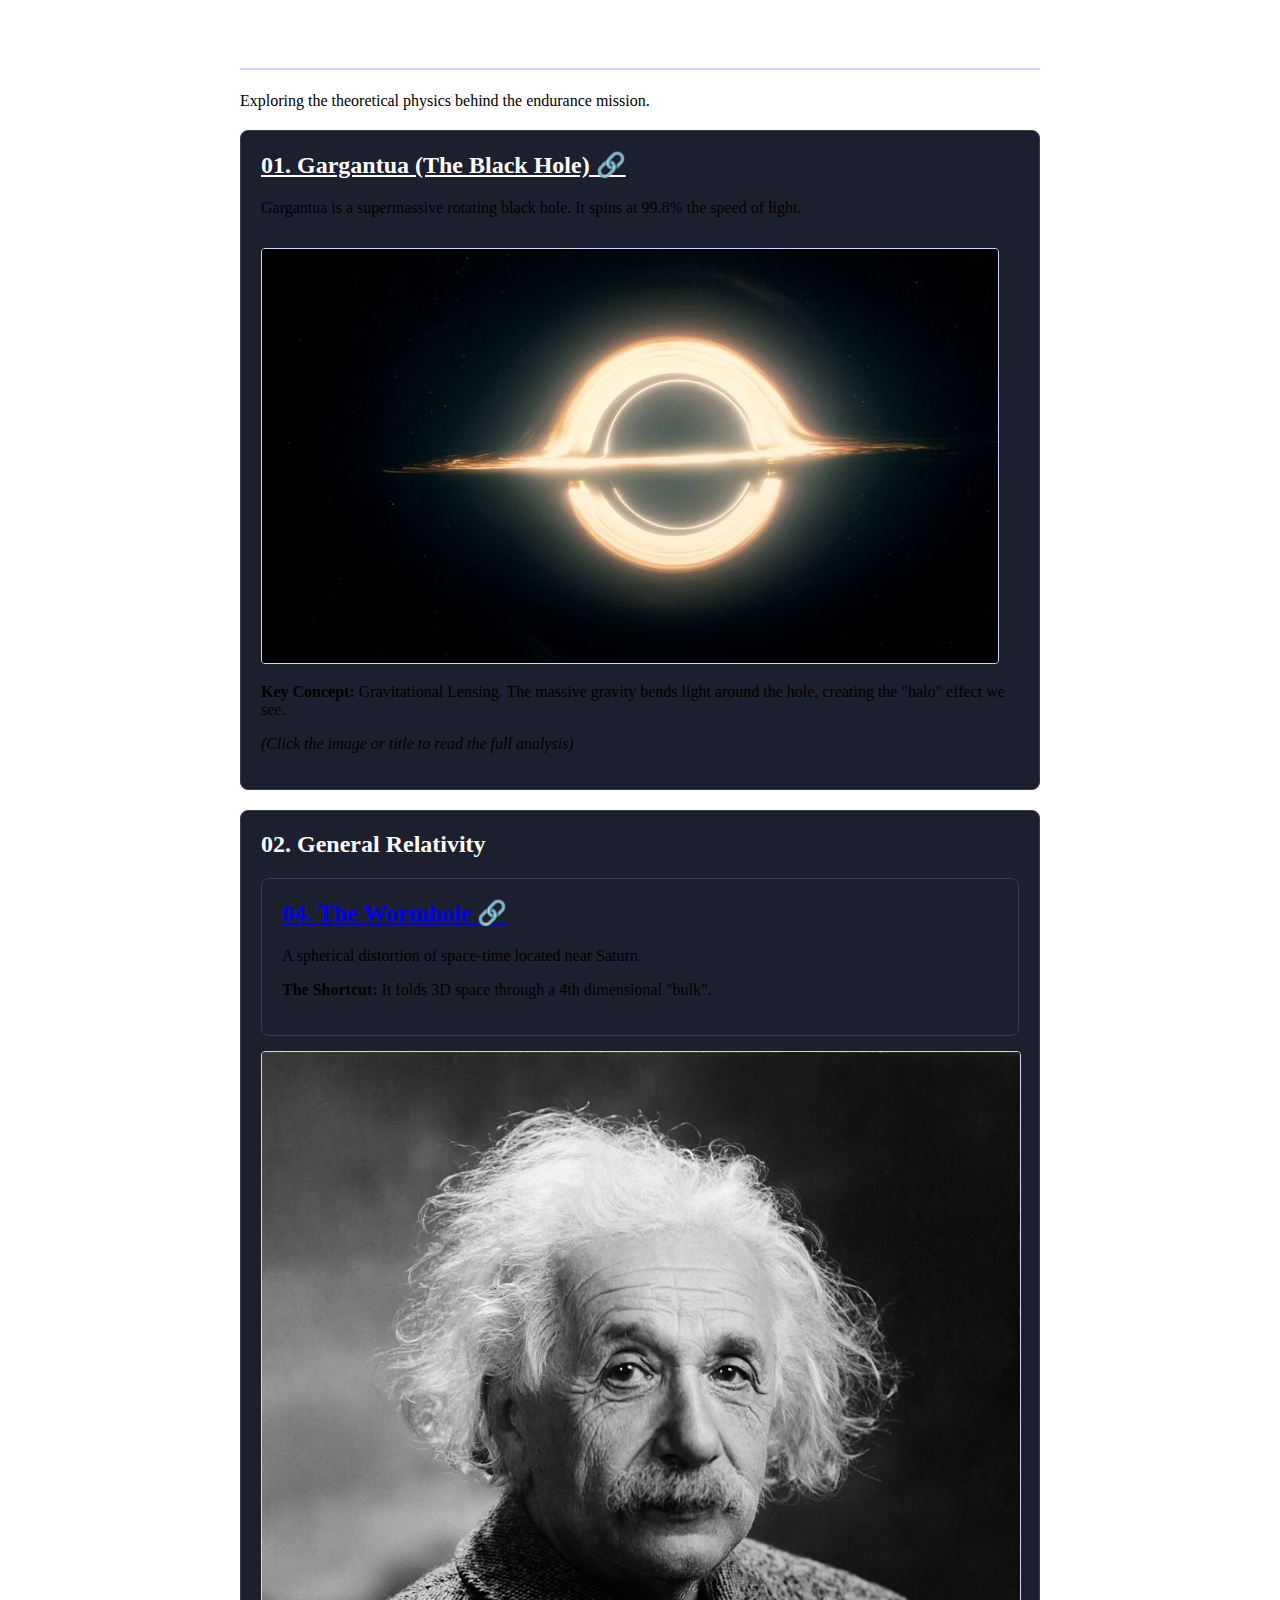
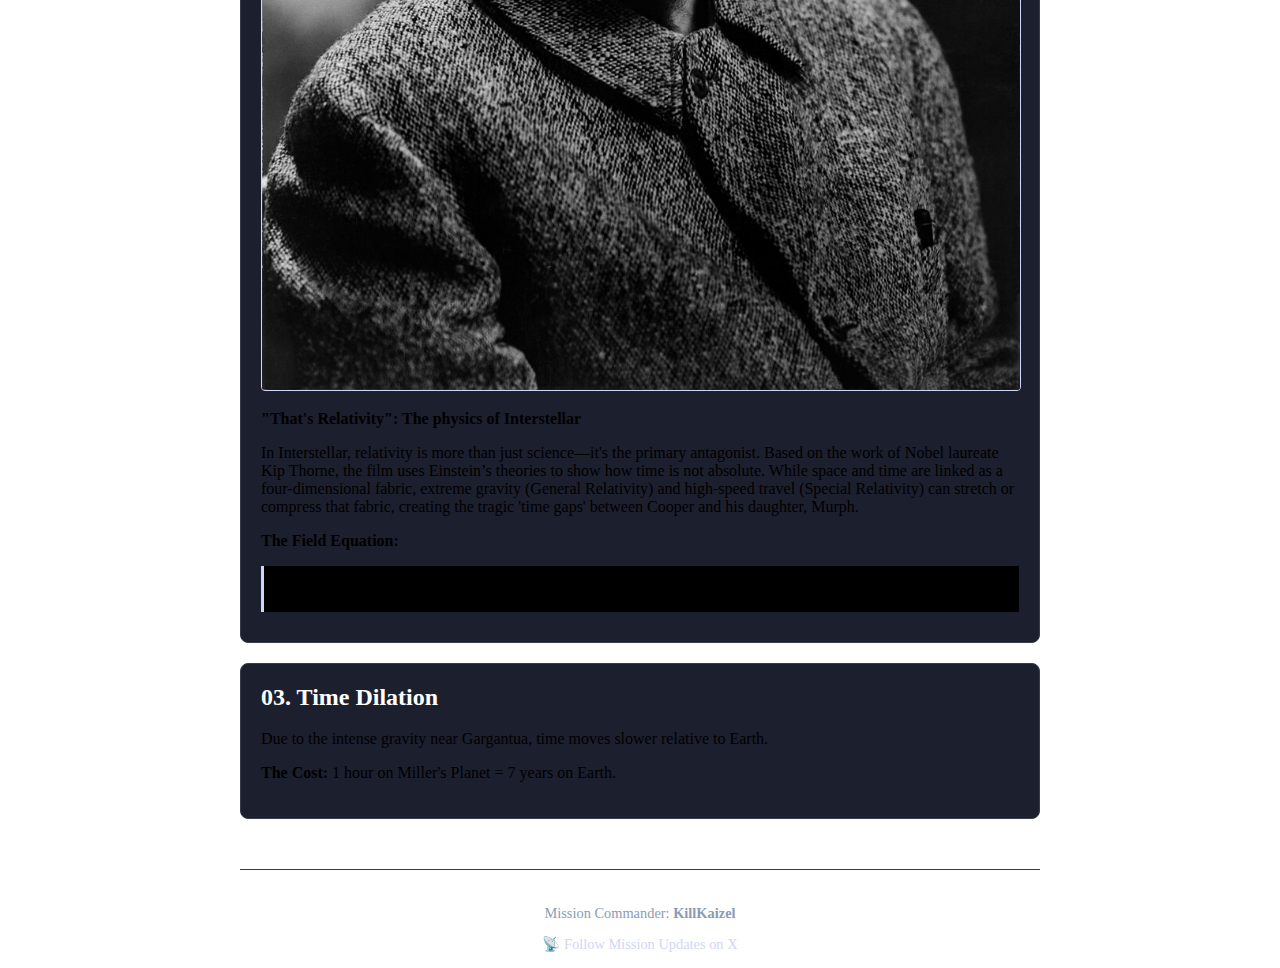
<file: index.html>
<!DOCTYPE html>

<html>

<head>

    <title>The Science of Interstellar</title>
<link rel="stylesheet" type="text/css" href="style.css">

</head>

<body>

    <div class="container">

        <h1>INTERSTELLAR: THE ARCHIVE</h1>

        <p>Exploring the theoretical physics behind the endurance mission.</p>



        <div class="theory-card">

            <h2>

                <a href="gargantua.html" style="color: #fff; text-decoration: underline; cursor: pointer;">

                    01. Gargantua (The Black Hole) 🔗

                </a>

            </h2>

            <p>Gargantua is a supermassive rotating black hole. It spins at 99.8% the speed of light.</p>

            

            <a href="gargantua.html">

                <img src="gargantua.jpg" alt="Gargantua Black Hole">

            </a>

            

            <p style="margin-top: 15px;"><strong>Key Concept:</strong> Gravitational Lensing. The massive gravity bends light around the hole, creating the "halo" effect we see.</p>

            <p><em>(Click the image or title to read the full analysis)</em></p>

        </div>



        <div class="theory-card">

            <h2>02. General Relativity</h2>
                <div class="theory-card">
            <h2>
                <a href="wormhole.html" style="text-decoration: underline;">
                    04. The Wormhole 🔗
                </a>
            </h2>
            <p>A spherical distortion of space-time located near Saturn.</p>
            <p><strong>The Shortcut:</strong> It folds 3D space through a 4th dimensional "bulk".</p>
        </div>
            <img src="einstein.jpg" alt="Albert Einstein">

            

            <p style="margin-top: 15px;"><strong>"That's Relativity": The physics of Interstellar</strong></p>

            <p>In Interstellar, relativity is more than just science—it's the primary antagonist. Based on the work of Nobel laureate Kip Thorne, the film uses Einstein’s theories to show how time is not absolute. While space and time are linked as a four-dimensional fabric, extreme gravity (General Relativity) and high-speed travel (Special Relativity) can stretch or compress that fabric, creating the tragic 'time gaps' between Cooper and his daughter, Murph.</p>

            

            <p><strong>The Field Equation:</strong></p>

            <div class="equation">

                G<sub>μν</sub> + Λg<sub>μν</sub> = κT<sub>μν</sub>

            </div>

        </div>



        <div class="theory-card">

            <h2>03. Time Dilation</h2>

            <p>Due to the intense gravity near Gargantua, time moves slower relative to Earth.</p>

            <p><strong>The Cost:</strong> 1 hour on Miller's Planet = 7 years on Earth.</p>

        </div>



        <div style="margin-top: 50px; border-top: 1px solid #383b4e; padding-top: 20px; text-align: center; color: #8b9bb4; font-size: 0.9em;">

            <p>Mission Commander: <strong>KillKaizel</strong></p>

            <p>

                <a href="https://x.com/killkaizel" style="color: #d0d6f9; text-decoration: none;">

                    📡 Follow Mission Updates on X

                </a>

            </p>

        </div>



    </div>

</body>

</html>
</file>
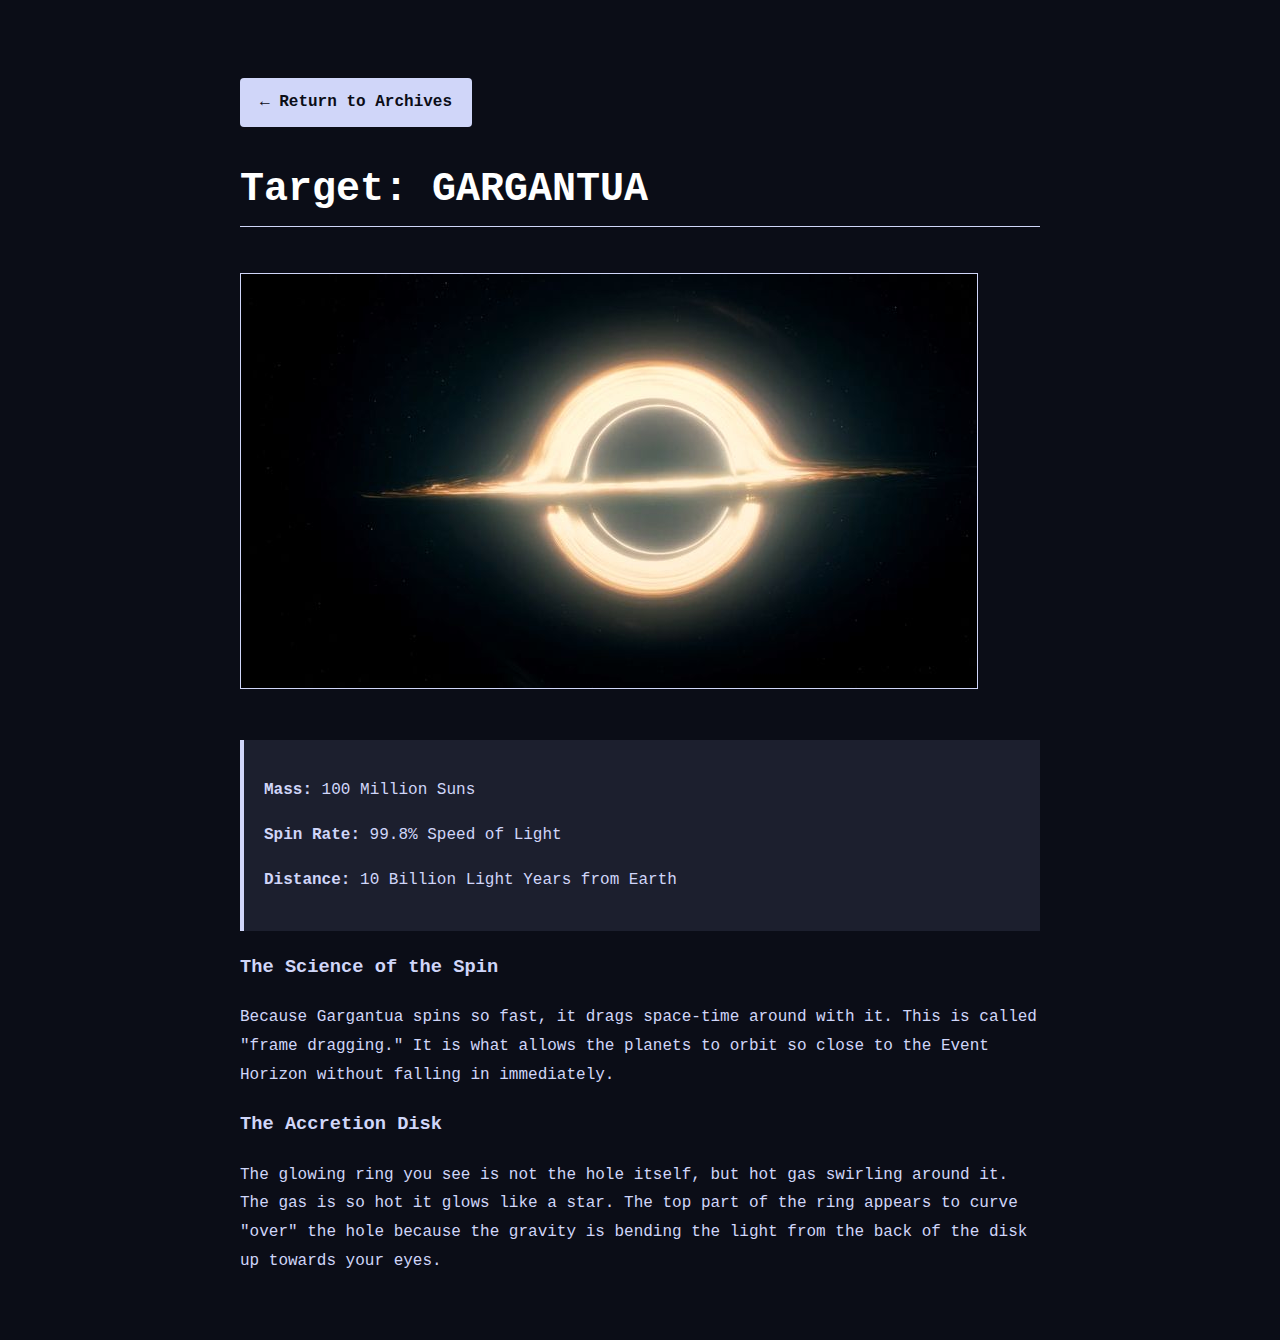
<file: gargantua.html>
<!DOCTYPE html>
<html>
<head>
    <title>Gargantua - Deep Dive</title>
    <style>
        body {
            background-color: #0b0d17;
            color: #d0d6f9;
            font-family: 'Courier New', monospace;
            padding: 40px;
            line-height: 1.8;
        }
        .container { max-width: 800px; margin: 0 auto; }
        
        h1 { color: #fff; font-size: 2.5em; border-bottom: 1px solid #d0d6f9; }
        
        .stat-box {
            background: #1c1f2e;
            padding: 20px;
            border-left: 4px solid #d0d6f9;
            margin: 20px 0;
        }
        
        img { max-width: 100%; border: 1px solid #d0d6f9; margin: 20px 0; }
        
        .back-btn {
            display: inline-block;
            margin-top: 30px;
            padding: 10px 20px;
            background: #d0d6f9;
            color: #0b0d17;
            text-decoration: none;
            font-weight: bold;
            border-radius: 4px;
        }
        .back-btn:hover { background: #fff; }
    </style>
</head>
<body>
    <div class="container">
        <a href="index.html" class="back-btn">← Return to Archives</a>
        
        <h1>Target: GARGANTUA</h1>
        
        <img src="gargantua.jpg" alt="Gargantua Close up">

        <div class="stat-box">
            <p><strong>Mass:</strong> 100 Million Suns</p>
            <p><strong>Spin Rate:</strong> 99.8% Speed of Light</p>
            <p><strong>Distance:</strong> 10 Billion Light Years from Earth</p>
        </div>

        <h3>The Science of the Spin</h3>
        <p>
            Because Gargantua spins so fast, it drags space-time around with it. 
            This is called "frame dragging." It is what allows the planets to orbit 
            so close to the Event Horizon without falling in immediately.
        </p>

        <h3>The Accretion Disk</h3>
        <p>
            The glowing ring you see is not the hole itself, but hot gas swirling around it. 
            The gas is so hot it glows like a star. The top part of the ring appears to curve 
            "over" the hole because the gravity is bending the light from the back of the disk 
            up towards your eyes.
        </p>
    </div>
</body>
</html>
</file>
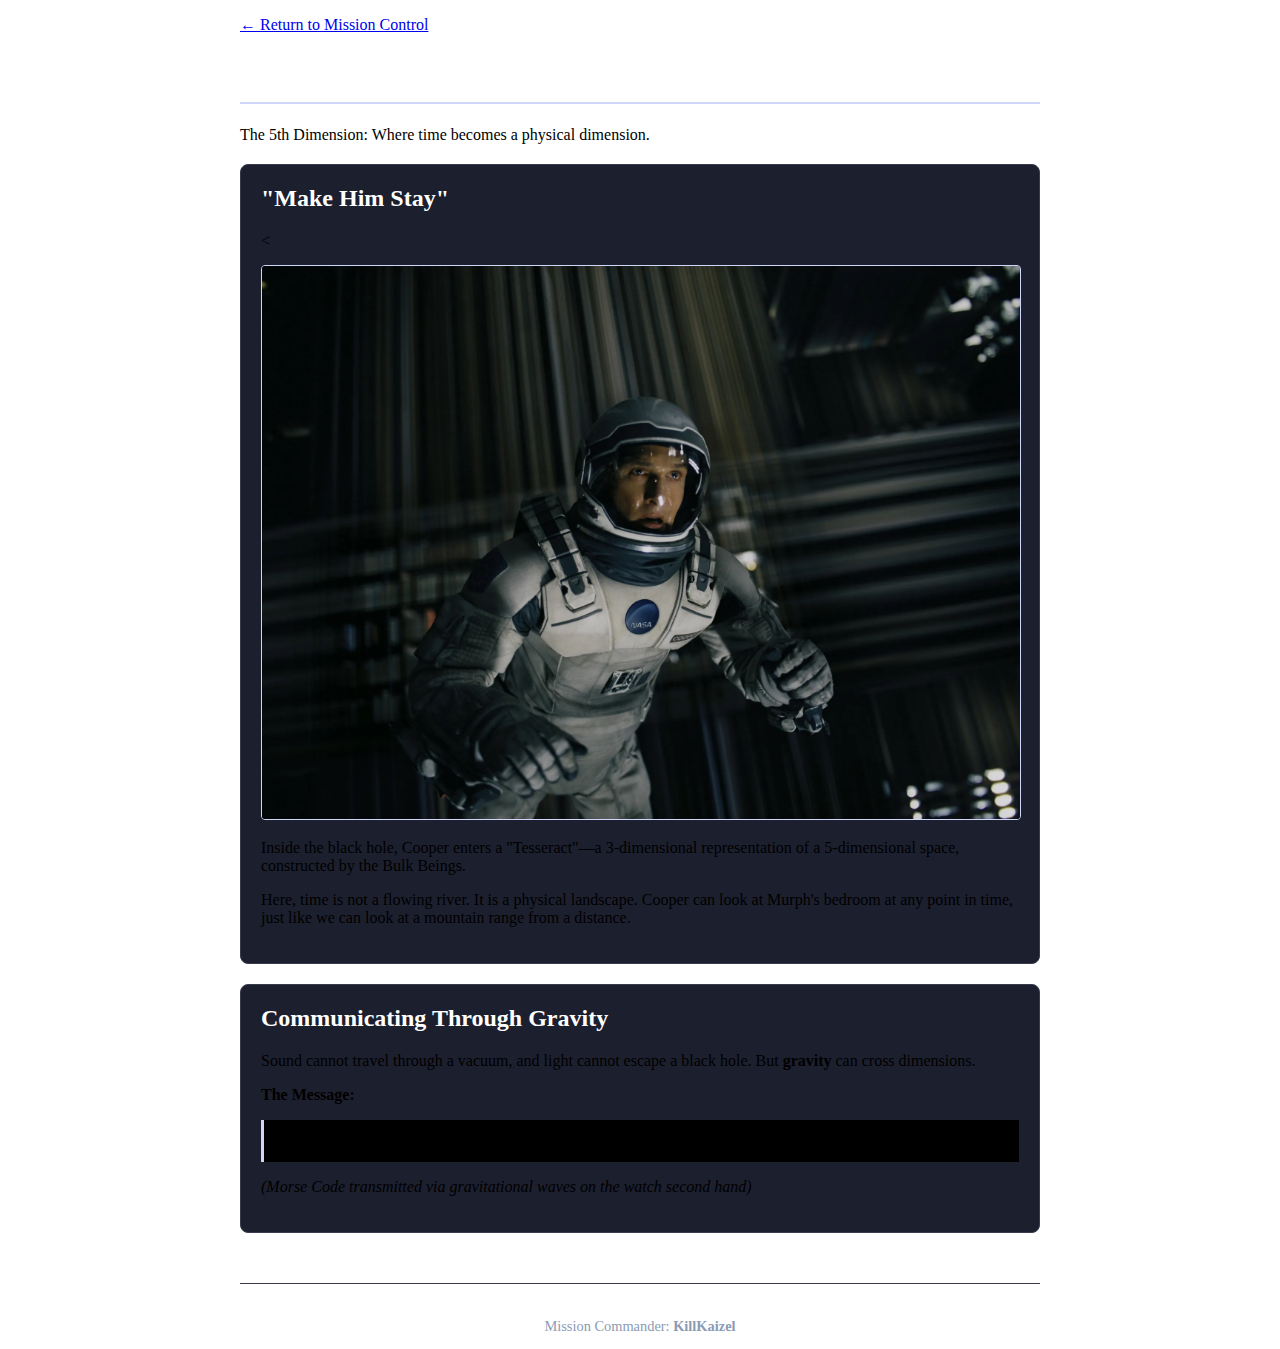
<file: tesseract.html>
<!DOCTYPE html>
<html>
<head>
    <title>The Tesseract - Interstellar Archive</title>
    <link rel="stylesheet" type="text/css" href="style.css">
    <style>
        /* Special 5D Grid Effect for this page only */
        body {
            background-image: 
                linear-gradient(rgba(255, 255, 255, 0.03) 1px, transparent 1px),
                linear-gradient(90deg, rgba(255, 255, 255, 0.03) 1px, transparent 1px);
            background-size: 40px 40px; /* Creates the grid mesh */
            background-position: center;
        }
    </style>
</head>
<body>
    <div class="container fade-in">
        <p><a href="index.html">← Return to Mission Control</a></p>
        
        <h1>THE TESSERACT</h1>
        <p>The 5th Dimension: Where time becomes a physical dimension.</p>

        <div class="theory-card">
            <h2>"Make Him Stay"</h2>
            <<img src="tesseract.jpg">
            
            <p style="margin-top: 15px;">
                Inside the black hole, Cooper enters a "Tesseract"—a 3-dimensional 
                representation of a 5-dimensional space, constructed by the Bulk Beings.
            </p>
            <p>
                Here, time is not a flowing river. It is a physical landscape. 
                Cooper can look at Murph's bedroom at any point in time, just like 
                we can look at a mountain range from a distance.
            </p>
        </div>

        <div class="theory-card">
            <h2>Communicating Through Gravity</h2>
            <p>
                Sound cannot travel through a vacuum, and light cannot escape a black hole.
                But <strong>gravity</strong> can cross dimensions.
            </p>
            <p><strong>The Message:</strong></p>
            <div class="equation">
                STAY = . . . - . - -.-
            </div>
            <p><em>(Morse Code transmitted via gravitational waves on the watch second hand)</em></p>
        </div>
        
        <div style="margin-top: 50px; border-top: 1px solid #383b4e; padding-top: 20px; text-align: center; color: #8b9bb4; font-size: 0.9em;">
             <p>Mission Commander: <strong>KillKaizel</strong></p>
        </div>

    </div>
</body>
</html>
</file>
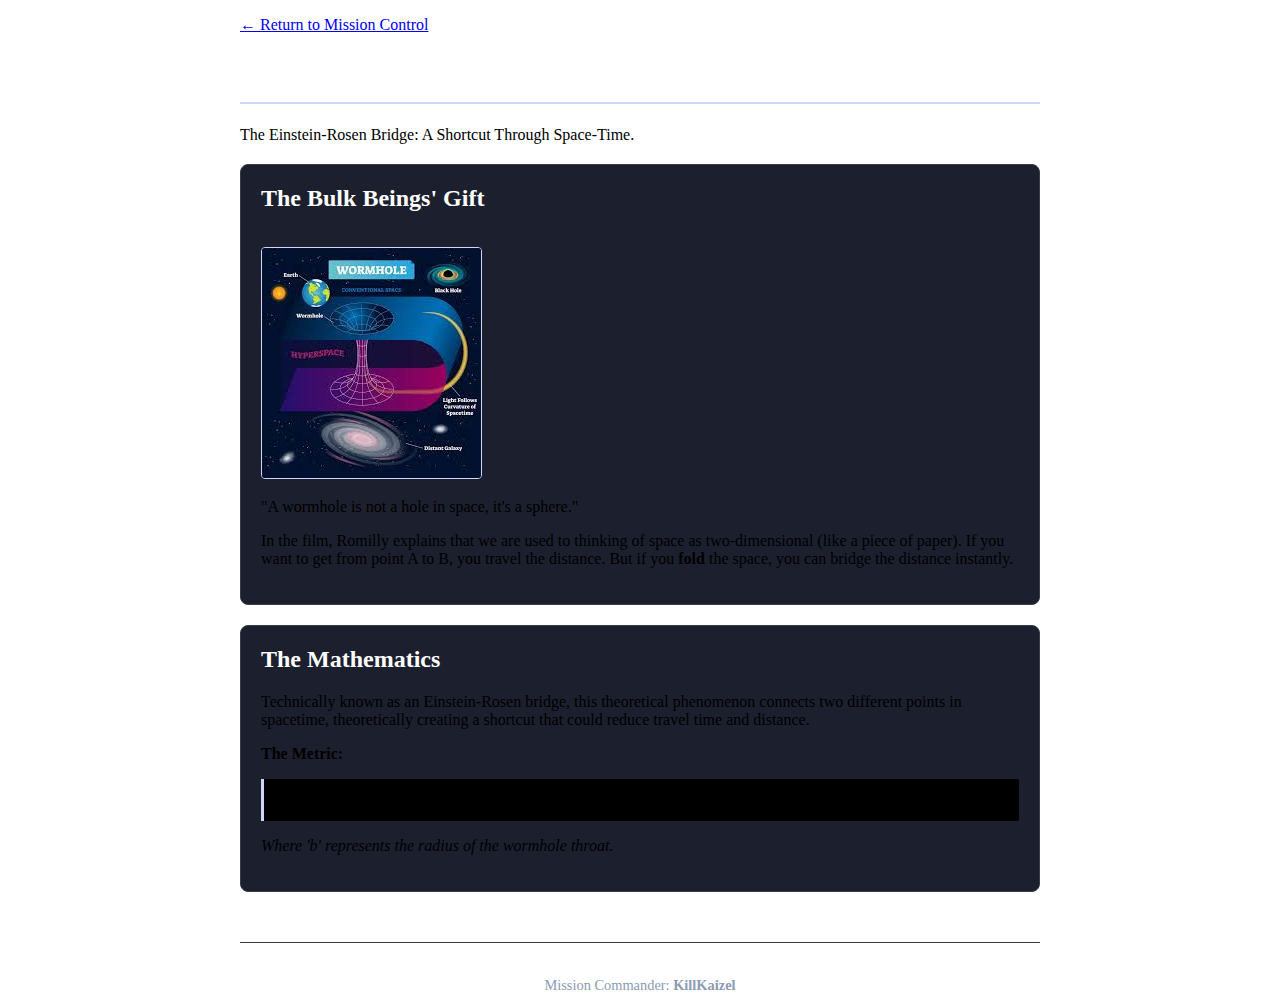
<file: wormhole.html>
<!DOCTYPE html>
<html>
<head>
    <title>The Wormhole - Interstellar Archive</title>
    <link rel="stylesheet" type="text/css" href="style.css">
</head>
<body>
    <div class="container fade-in">
        <p><a href="index.html">← Return to Mission Control</a></p>
        
        <h1>THE WORMHOLE</h1>
        <p>The Einstein-Rosen Bridge: A Shortcut Through Space-Time.</p>

        <div class="theory-card">
            <h2>The Bulk Beings' Gift</h2>
            <img src="wormhole.jpg" alt="Spherical Wormhole visualization">
            
            <p style="margin-top: 15px;">
                "A wormhole is not a hole in space, it's a sphere."
            </p>
            <p>
                In the film, Romilly explains that we are used to thinking of 
                space as two-dimensional (like a piece of paper). If you want to 
                get from point A to B, you travel the distance. But if you 
                <strong>fold</strong> the space, you can bridge the distance instantly.
            </p>
        </div>

        <div class="theory-card">
            <h2>The Mathematics</h2>
            <p>
                Technically known as an Einstein-Rosen bridge, this theoretical 
                phenomenon connects two different points in spacetime, theoretically 
                creating a shortcut that could reduce travel time and distance.
            </p>
            <p><strong>The Metric:</strong></p>
            <div class="equation">
                ds² = -c²dt² + dl² + (b² + l²)(dθ² + sin²θdφ²)
            </div>
            <p><em>Where 'b' represents the radius of the wormhole throat.</em></p>
        </div>

        <div style="margin-top: 50px; border-top: 1px solid #383b4e; padding-top: 20px; text-align: center; color: #8b9bb4; font-size: 0.9em;">
            <p>Mission Commander: <strong>KillKaizel</strong></p>
        </div>
    </div>
</body>
</html>
</file>
<file: style.css>
<style>
        body {
            background-color: #0b0d17;
            color: #d0d6f9;
            font-family: 'Courier New', monospace;
            margin: 0;
            padding: 20px;
            line-height: 1.6;
        }
        .container {
            max-width: 800px;
            margin: 0 auto;
        }
        h1 {
            color: #ffffff;
            border-bottom: 2px solid #d0d6f9;
            padding-bottom: 10px;
        }
        .theory-card {
            background: #1c1f2e;
            padding: 20px;
            margin-top: 20px;
            border-radius: 8px;
            border: 1px solid #383b4e;
        }
        h2 { color: #ffffff; margin-top: 0; }
        
        img {
            max-width: 100%;
            height: auto;
            border-radius: 4px;
            margin-top: 15px;
            border: 1px solid #d0d6f9;
        }
        
        .equation {
            background: #000;
            padding: 10px;
            border-left: 3px solid #d0d6f9;
            font-size: 1.2em;
            margin: 10px 0;
            font-family: serif;
            font-style: italic;
        }
    </style>
</file>
